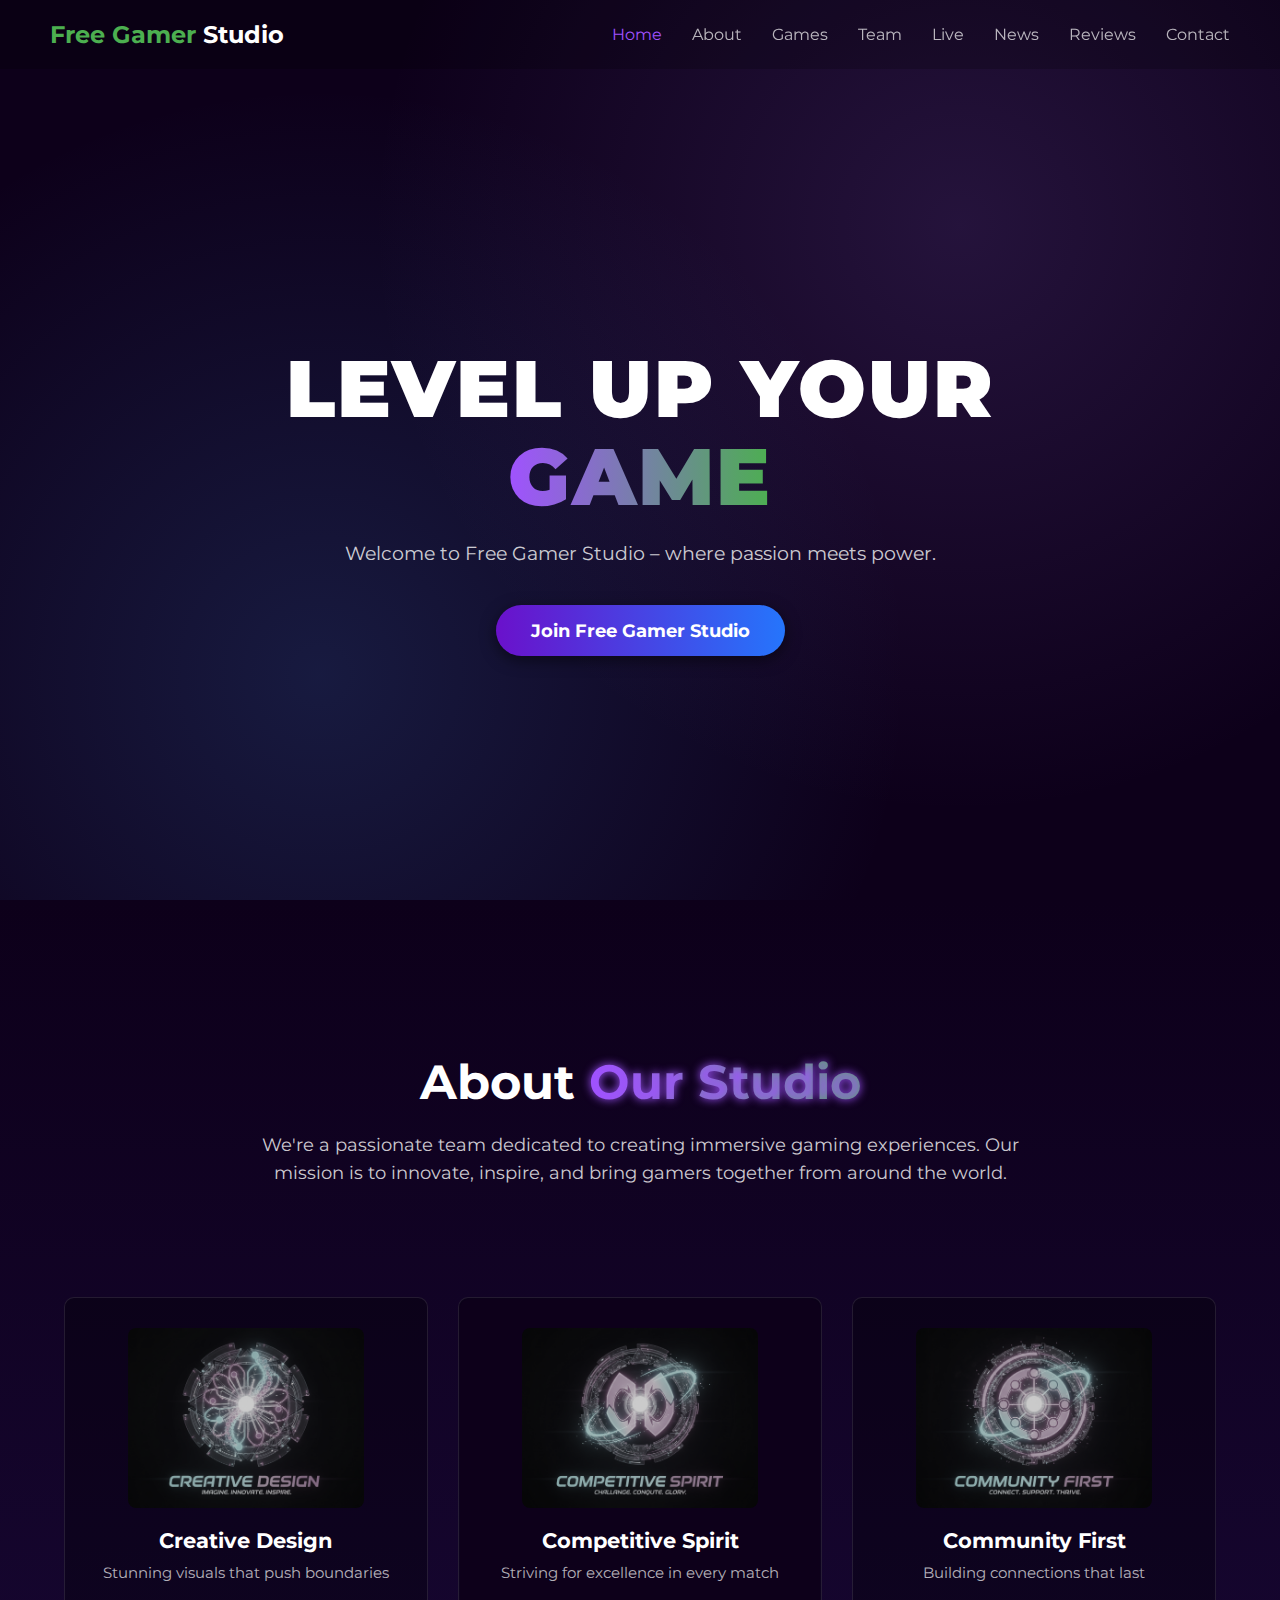
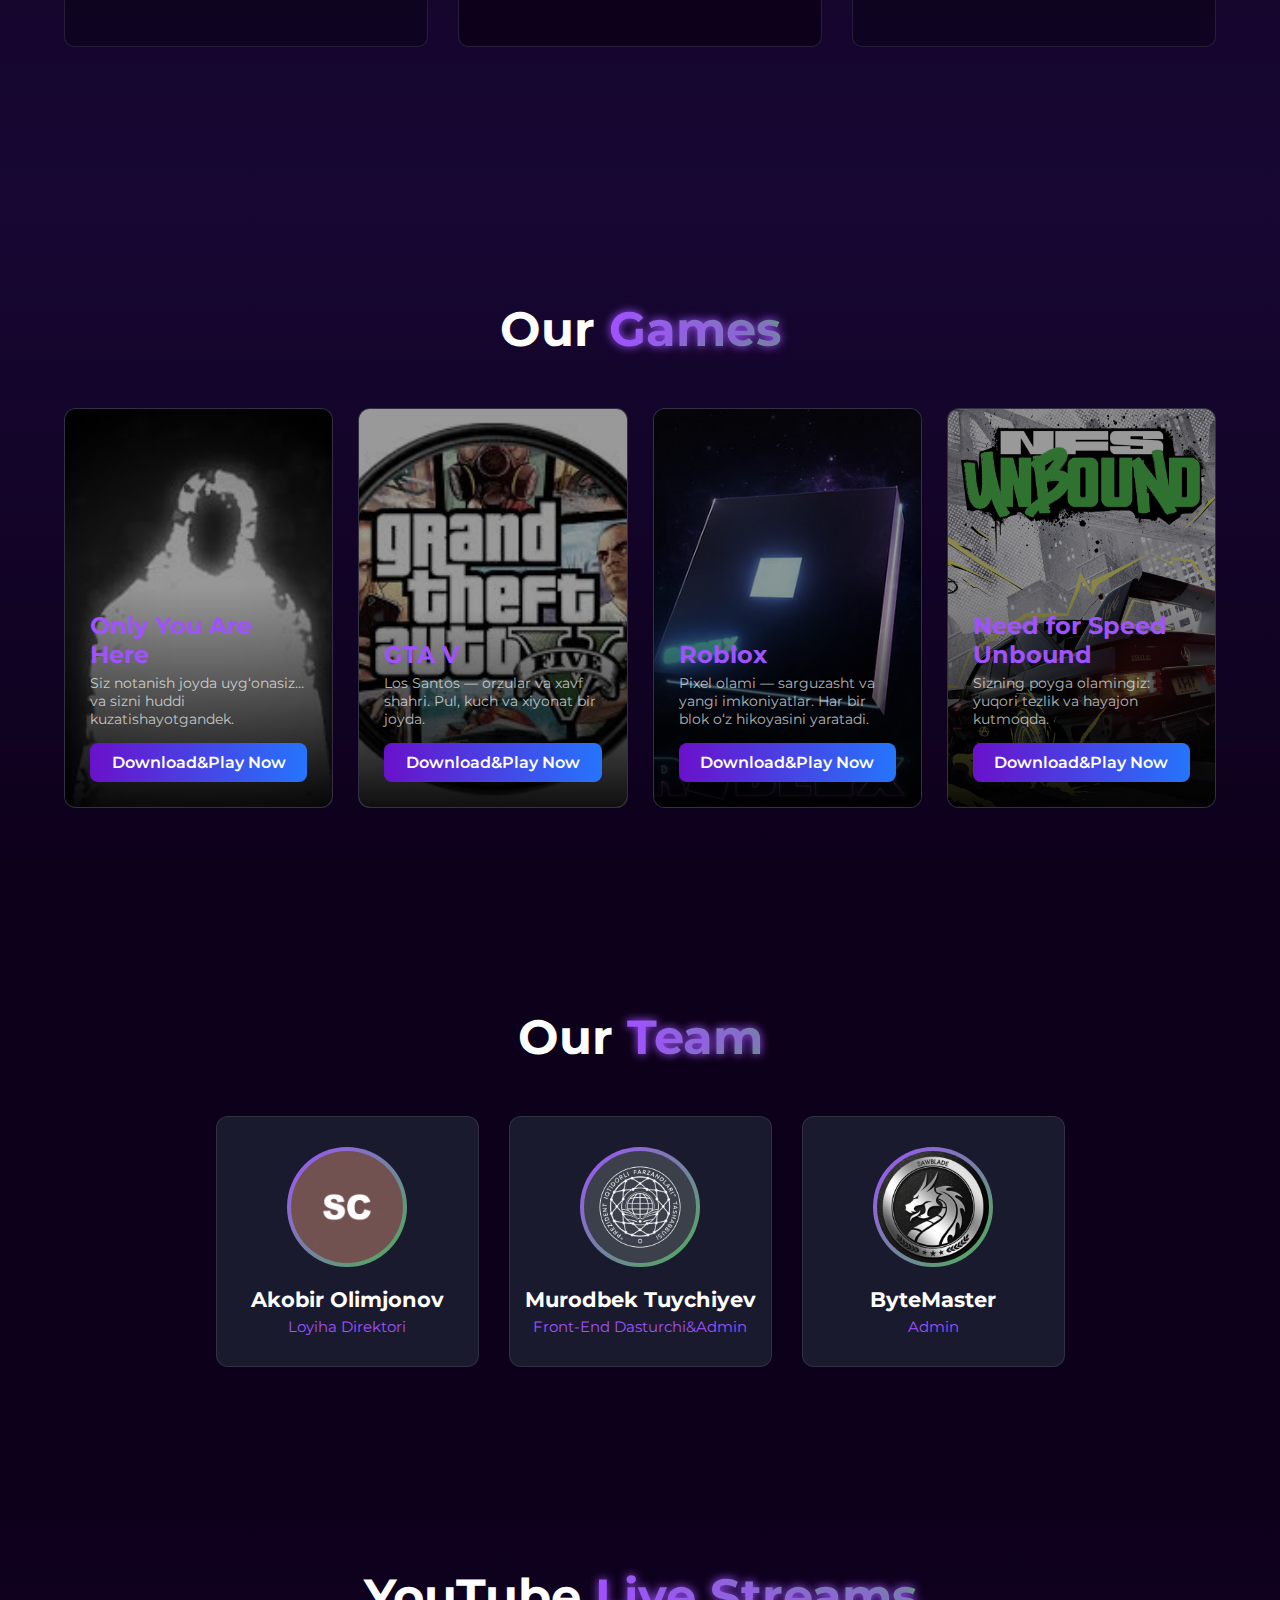
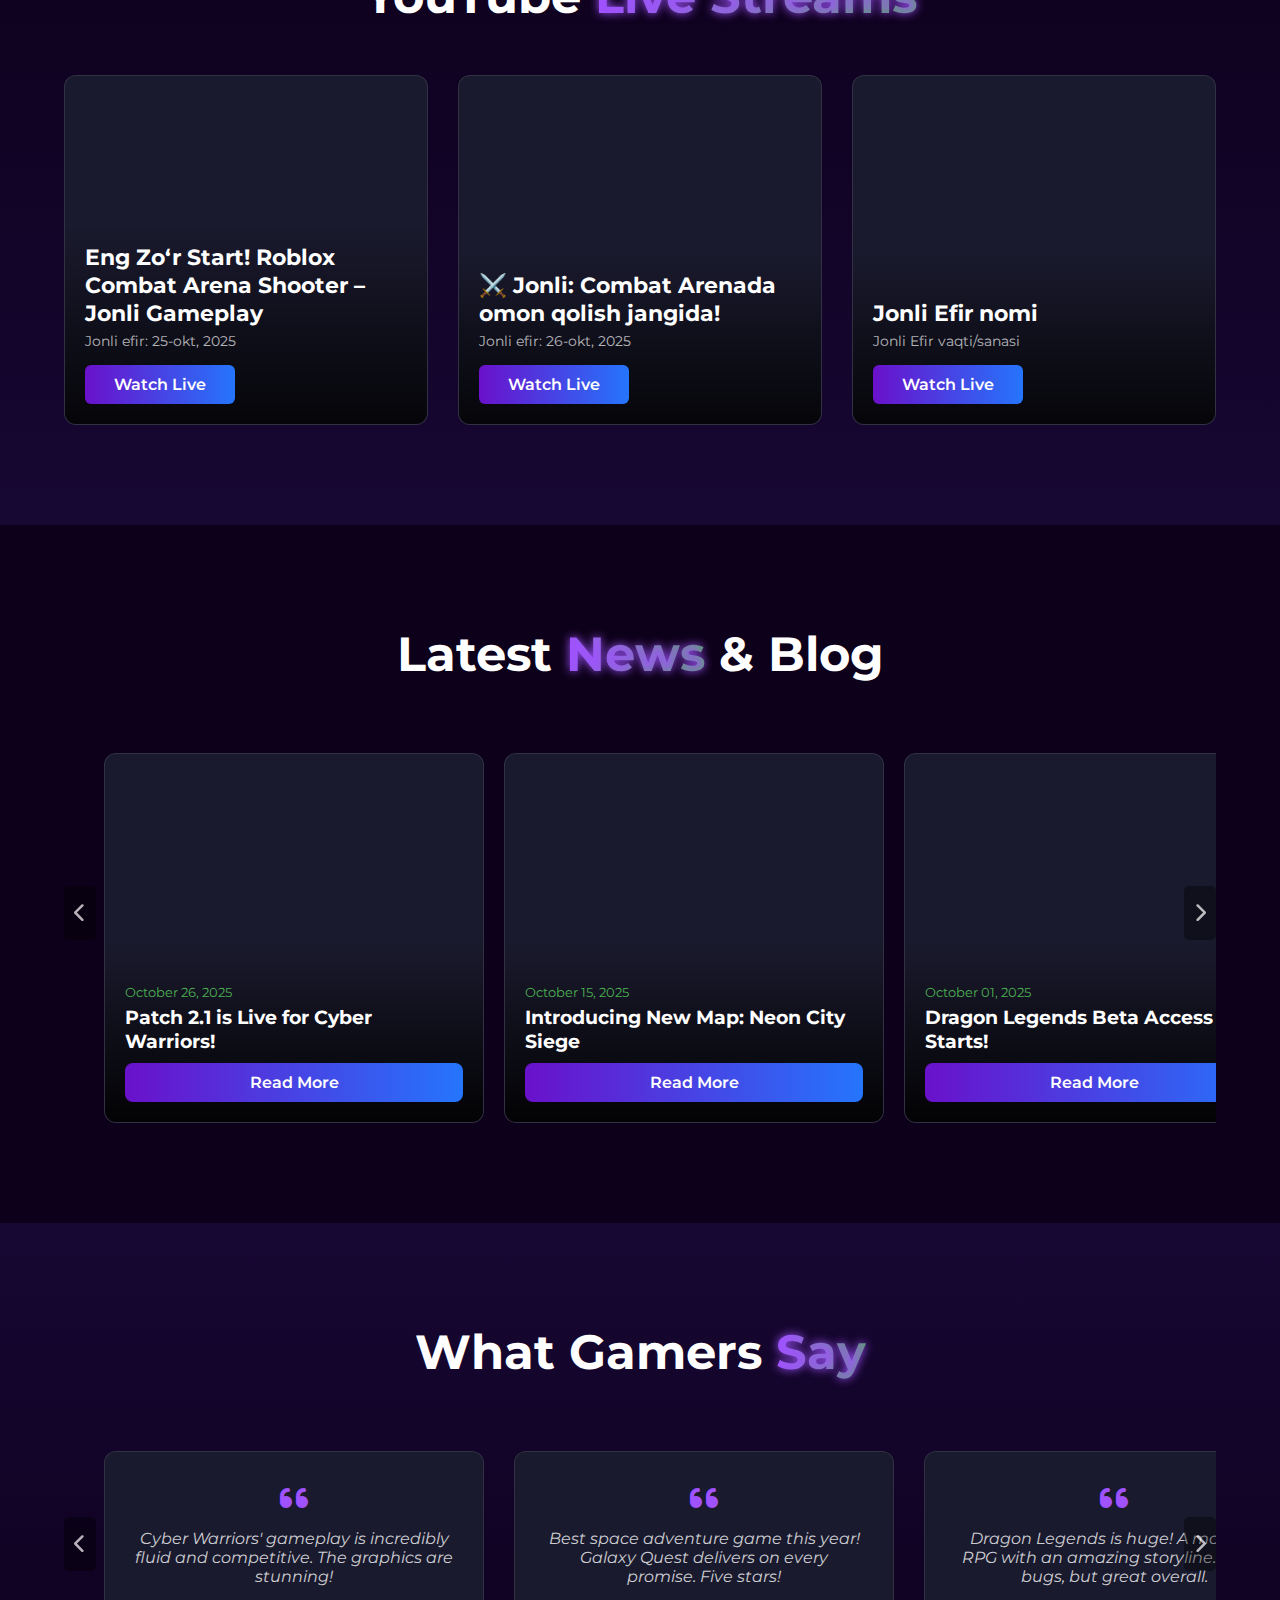
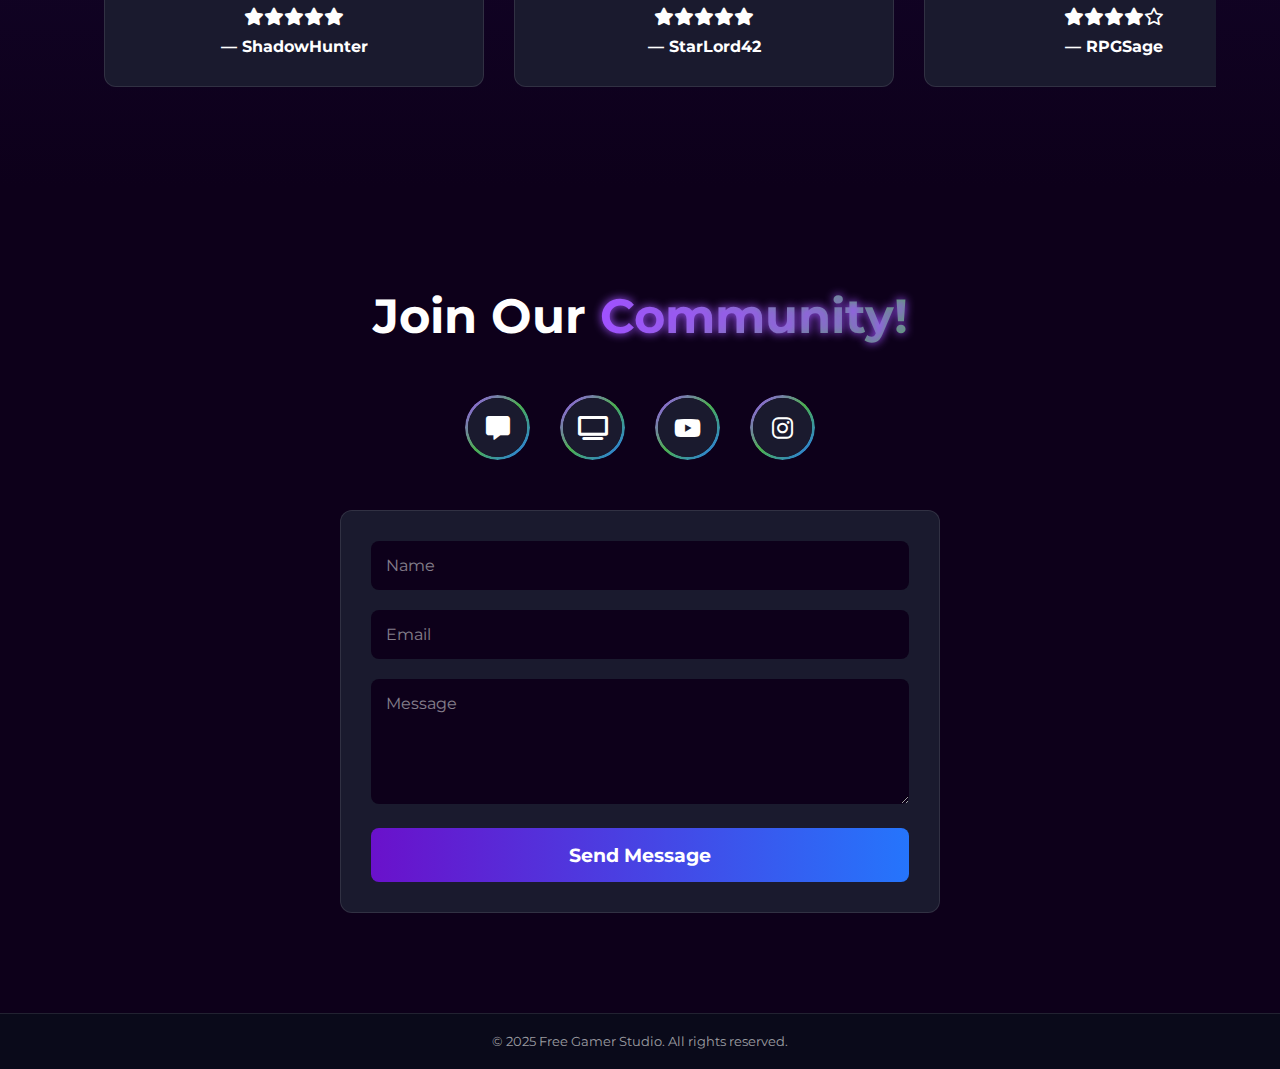
<file: index.html>
<!DOCTYPE html>
<lang="uz">
<head>
    <meta charset="UTF-8">
    <meta name="viewport" content="width=device-width, initial-scale=1.0">
    <title>Free Gamer Studio - Home</title>
    <link rel="stylesheet" href="https://cdnjs.cloudflare.com/ajax/libs/font-awesome/6.0.0-beta3/css/all.min.css">
    <link href="https://fonts.googleapis.com/css2?family=Montserrat:wght@700;900&display=swap" rel="stylesheet">
    <link rel="stylesheet" href="./css/indexstyle.css">
</head>

    <header class="navbar">
        <div class="logo">Free Gamer <span class="studio-text">Studio</span></div>
        <nav>
            <ul>
                <li><a href="#home" class="active">Home</a></li> 
            
                <li><a href="#about">About</a></li>
            
                <li><a href="#games">Games</a></li>
            
                <li><a href="#team">Team</a></li>

                <li><a href="#live">Live</a></li>
            
                <li><a href="#news">News</a></li>
            
                <li><a href="#reviews">Reviews</a></li>
            
                <li><a href="#contact">Contact</a></li>
            </ul>
        </nav>
    </header>

    <section class="hero-section" id="home">
        <div class="hero-content">
            <h1 class="hero-title">
                Level Up Your <span class="gradient-text">Game</span>
            </h1>
            <p class="hero-subtitle">
                Welcome to Free Gamer Studio – where passion meets power.
            </p>
            <a href="./login.html" class="btn-primary">Join Free Gamer Studio</a>
        </div>
    </section>
    
   <section class="about-section" id="about">
    <div class="container">
        <h2 class="main-title">About <span class="highlight">Our Studio</span></h2> 
        
        <p class="description">
            We're a passionate team dedicated to creating immersive gaming experiences. Our mission is
            to innovate, inspire, and bring gamers together from around the world.
        </p>

        <div class="features-grid">
            
            <div class="feature-card">
                <img src="./images/creative_design.png" alt="Creative Design" class="feature-image">
                <h3>Creative Design</h3>
                <p>Stunning visuals that push boundaries</p>
            </div>
            
            <div class="feature-card highlighted-card"> 
                <img src="./images/competitive_spirit.png" alt="Competitive Spirit" class="feature-image"> 
                <h3>Competitive Spirit</h3>
                <p>Striving for excellence in every match</p>
            </div>

            <div class="feature-card">
                <img src="./images/community_first.png" alt="Community First" class="feature-image">
                <h3>Community First</h3>
                <p>Building connections that last</p>
            </div>

        </div>
    </div>
</section>

   <section class="games-section" id="games">
    <div class="container">
        <h2 class="main-title games-title">Our <span class="highlight">Games</span></h2>
        
        <div class="games-grid">
            
            <div class="game-card">
                <img src="./images/only_you_are_here.jpg" alt="Only You Are Here Game Screenshot" class="game-image">
                <div class="card-content">
                    <h3>Only You Are Here</h3>
                    <p>Siz notanish joyda uyg‘onasiz… va sizni huddi kuzatishayotgandek.</p>
                    <a href="#" class="btn-card">Download&Play Now</a>
                </div>
            </div>
            
            <div class="game-card">
                <img src="./images/gta_v.jpg" alt="Grand Theft Auto V Game Screenshot" class="game-image">
                <div class="card-content">
                    <h3>GTA V</h3>
                    <p>Los Santos — orzular va xavf shahri. Pul, kuch va xiyonat bir joyda.</p>
                    <a href="#" class="btn-card">Download&Play Now</a>
                </div>
            </div>

            <div class="game-card">
                <img src="./images/roblox.jpg" alt="Roblox Game Screenshot" class="game-image">
                <div class="card-content">
                    <h3>Roblox</h3>
                    <p>Pixel olami — sarguzasht va yangi imkoniyatlar. Har bir blok o‘z hikoyasini yaratadi.</p>
                    <a href="#" class="btn-card">Download&Play Now</a>
                </div>
            </div>

            <div class="game-card">
                <img src="./images/need_for_speed_unbound.jpg" alt="Street Racers Game Screenshot" class="game-image">
                <div class="card-content">
                    <h3>Need for Speed Unbound</h3>
                    <p>Sizning poyga olamingiz: yuqori tezlik va hayajon kutmoqda.</p>
                    <a href="#" class="btn-card">Download&Play Now</a>
                </div>
            </div>

        </div>
    </div>
</section>

    <section class="team-section" id="team">
    <div class="container">
        <h2 class="main-title team-title">Our <span class="highlight">Team</span></h2>
        
        <div class="team-grid">
            <div class="team-member">
                <div class="member-avatar">
                    <img src="./images/akobir_avatar.png" alt="NeonQueen Avatar" class="avatar-emoji"> 
                </div>
                <h3 class="member-name">Akobir Olimjonov</h3>
                <p class="member-role">Loyiha Direktori</p>
            </div>

            <div class="team-member">
                <div class="member-avatar">
                    <img src="./images/murodbek_avatar.jpg" alt="ShadowStrike Avatar" class="avatar-emoji"> 
                </div>
                <h3 class="member-name">Murodbek Tuychiyev</h3>
                <p class="member-role">Front-End Dasturchi&Admin</p>
            </div>
            
            <div class="team-member">
                <div class="member-avatar">
                    <img src="./images/sawbladebanavatar.jpg" alt="ByteMaster Avatar" class="avatar-emoji"> 
                </div>
                <h3 class="member-name">ByteMaster</h3>
                <p class="member-role">Admin</p>
            </div>

        </div>
    </div>
</section>

    <section class="events-section" id="live"> <div class="container">
            <h2 class="main-title events-title">YouTube <span class="highlight">Live Streams</span></h2>
            
            <div class="event-grid">
                <div class="event-card">
                    <div class="card-content">
                        <h3>Eng Zo‘r Start! Roblox Combat Arena Shooter – Jonli Gameplay</h3>
                        <p> Jonli efir: 25-okt, 2025</p>
                        <a href="https://www.youtube.com/watch?v=68uZy54Bj90" class="btn-event">Watch Live</a>
                    </div>
                </div>

                <div class="event-card">
                    <div class="card-content">
                        <h3>⚔️ Jonli: Combat Arenada omon qolish jangida!</h3>
                        <p> Jonli efir: 26-okt, 2025</p>
                        <a href="https://www.youtube.com/watch?v=UIgy1fk4umU" class="btn-event">Watch Live</a>
                    </div>
                </div>
                
                <div class="event-card">
                    <div class="card-content">
                        <h3>Jonli Efir nomi</h3>
                        <p>Jonli Efir vaqti/sanasi</p>
                        <a href="#" class="btn-event">Watch Live</a>
                    </div>
                </div>

            </div>
        </div>
    </section>

    <section class="news-section" id="news">
        <div class="container">
            <h2 class="main-title">Latest <span class="highlight">News</span> & Blog</h2>
            
            <div class="news-carousel-container">
                <div class="news-grid carousel-track">
                    
                    <div class="news-post-card carousel-item">
                        <div class="news-content">
                            <span class="news-date">October 26, 2025</span>
                            <h4>Patch 2.1 is Live for Cyber Warriors!</h4>
                            <a href="#" class="btn-card">Read More</a>
                        </div>
                    </div>
                    
                    <div class="news-post-card carousel-item">
                        <div class="news-content">
                            <span class="news-date">October 15, 2025</span>
                            <h4>Introducing New Map: Neon City Siege</h4>
                            <a href="#" class="btn-card">Read More</a>
                        </div>
                    </div>

                    <div class="news-post-card carousel-item">
                        <div class="news-content">
                            <span class="news-date">October 01, 2025</span>
                            <h4>Dragon Legends Beta Access Starts!</h4>
                            <a href="#" class="btn-card">Read More</a>
                        </div>
                    </div>

                    <div class="news-post-card carousel-item">
                        <div class="news-content">
                            <span class="news-date">September 25, 2025</span>
                            <h4>Dev Update: Roadmap for Galaxy Quest</h4>
                            <a href="#" class="btn-card">Read More</a>
                        </div>
                    </div>
                    
                </div>
                <button class="carousel-btn prev-btn"><i class="fas fa-chevron-left"></i></button>
                <button class="carousel-btn next-btn"><i class="fas fa-chevron-right"></i></button>
            </div>
        </div>
    </section>

    <section class="testimonials-section" id="reviews">
        <div class="container">
            <h2 class="main-title">What Gamers <span class="highlight">Say</span></h2>
            
            <div class="testimonial-carousel-container">
                <div class="testimonial-grid carousel-track">
                    
                    <div class="review-card carousel-item">
                        <i class="fas fa-quote-left quote-icon"></i>
                        <p class="review-text">Cyber Warriors' gameplay is incredibly fluid and competitive. The graphics are stunning!</p>
                        <div class="rating">
                            <i class="fas fa-star"></i><i class="fas fa-star"></i><i class="fas fa-star"></i><i class="fas fa-star"></i><i class="fas fa-star"></i>
                        </div>
                        <h4>— ShadowHunter</h4>
                    </div>
                    
                    <div class="review-card carousel-item">
                        <i class="fas fa-quote-left quote-icon"></i>
                        <p class="review-text">Best space adventure game this year! Galaxy Quest delivers on every promise. Five stars!</p>
                        <div class="rating">
                            <i class="fas fa-star"></i><i class="fas fa-star"></i><i class="fas fa-star"></i><i class="fas fa-star"></i><i class="fas fa-star"></i>
                        </div>
                        <h4>— StarLord42</h4>
                    </div>

                    <div class="review-card carousel-item">
                        <i class="fas fa-quote-left quote-icon"></i>
                        <p class="review-text">Dragon Legends is huge! A massive RPG with an amazing storyline. Minor bugs, but great overall.</p>
                        <div class="rating">
                            <i class="fas fa-star"></i><i class="fas fa-star"></i><i class="fas fa-star"></i><i class="fas fa-star"></i><i class="far fa-star"></i>
                        </div>
                        <h4>— RPGSage</h4>
                    </div>

                    <div class="review-card carousel-item">
                        <i class="fas fa-quote-left quote-icon"></i>
                        <p class="review-text">The support team is incredible. They are very active in the community and listen to feedback.</p>
                        <div class="rating">
                            <i class="fas fa-star"></i><i class="fas fa-star"></i><i class="fas fa-star"></i><i class="fas fa-star"></i><i class="fas fa-star"></i>
                        </div>
                        <h4>— CommunityKing</h4>
                    </div>

                    <div class="review-card carousel-item">
                        <i class="fas fa-quote-left quote-icon"></i>
                        <p class="review-text">I love the competitive spirit of this studio. Street Racers is a rush!</p>
                        <div class="rating">
                            <i class="fas fa-star"></i><i class="fas fa-star"></i><i class="fas fa-star"></i><i class="fas fa-star"></i><i class="fas fa-star"></i>
                        </div>
                        <h4>— NeonRacer</h4>
                    </div>

                    <div class="review-card carousel-item">
                        <i class="fas fa-quote-left quote-icon"></i>
                        <p class="review-text">Great visuals and design work. Truly next-gen graphics. Waiting for more content.</p>
                        <div class="rating">
                            <i class="fas fa-star"></i><i class="fas fa-star"></i><i class="fas fa-star"></i><i class="fas fa-star"></i><i class="far fa-star"></i>
                        </div>
                        <h4>— PixelArtist</h4>
                    </div>
                    
                    <div class="review-card carousel-item">
                        <i class="fas fa-quote-left quote-icon"></i>
                        <p class="review-text">I've been following FGS for a year. Their dedication to quality is unmatched. Solid team!</p>
                        <div class="rating">
                            <i class="fas fa-star"></i><i class="fas fa-star"></i><i class="fas fa-star"></i><i class="fas fa-star"></i><i class="fas fa-star"></i>
                        </div>
                        <h4>— LoyalFan</h4>
                    </div>

                    <div class="review-card carousel-item">
                        <i class="fas fa-quote-left quote-icon"></i>
                        <p class="review-text">Every game they release feels polished and fun. Definitely my favorite indie studio right now.</p>
                        <div class="rating">
                            <i class="fas fa-star"></i><i class="fas fa-star"></i><i class="fas fa-star"></i><i class="fas fa-star"></i><i class="fas fa-star"></i>
                        </div>
                        <h4>— ProGamerGirl</h4>
                    </div>

                </div>
                <button class="carousel-btn prev-btn"><i class="fas fa-chevron-left"></i></button>
                <button class="carousel-btn next-btn"><i class="fas fa-chevron-right"></i></button>
            </div>
        </div>
    </section>

    <section class="community-section" id="contact">
        <div class="container">
            <h2 class="main-title community-title">Join Our <span class="highlight">Community!</span></h2>
            
            <div class="social-icons">
                <a href="#" class="social-icon"><i class="fas fa-comment-alt"></i></a> <a href="#" class="social-icon"><i class="fas fa-tv"></i></a>         <a href="#" class="social-icon"><i class="fab fa-youtube"></i></a>    <a href="#" class="social-icon"><i class="fab fa-instagram"></i></a>  </div>

            <form class="contact-form">
                <div class="form-group">
                    <input type="text" id="name" name="name" placeholder="Name" required>
                </div>
                <div class="form-group">
                    <input type="email" id="email" name="email" placeholder="Email" required>
                </div>
                <div class="form-group">
                    <textarea id="message" name="message" rows="5" placeholder="Message" required></textarea>
                </div>
                
                <button type="submit" class="btn-submit">Send Message</button>
            </form>
        </div>
    </section>
    
    <footer class="footer">
        <p>&copy; 2025 Free Gamer Studio. All rights reserved.</p>
    </footer>
    
    <script src="./js/indexcarousel.js"></script>
</body>
</html>
</file>
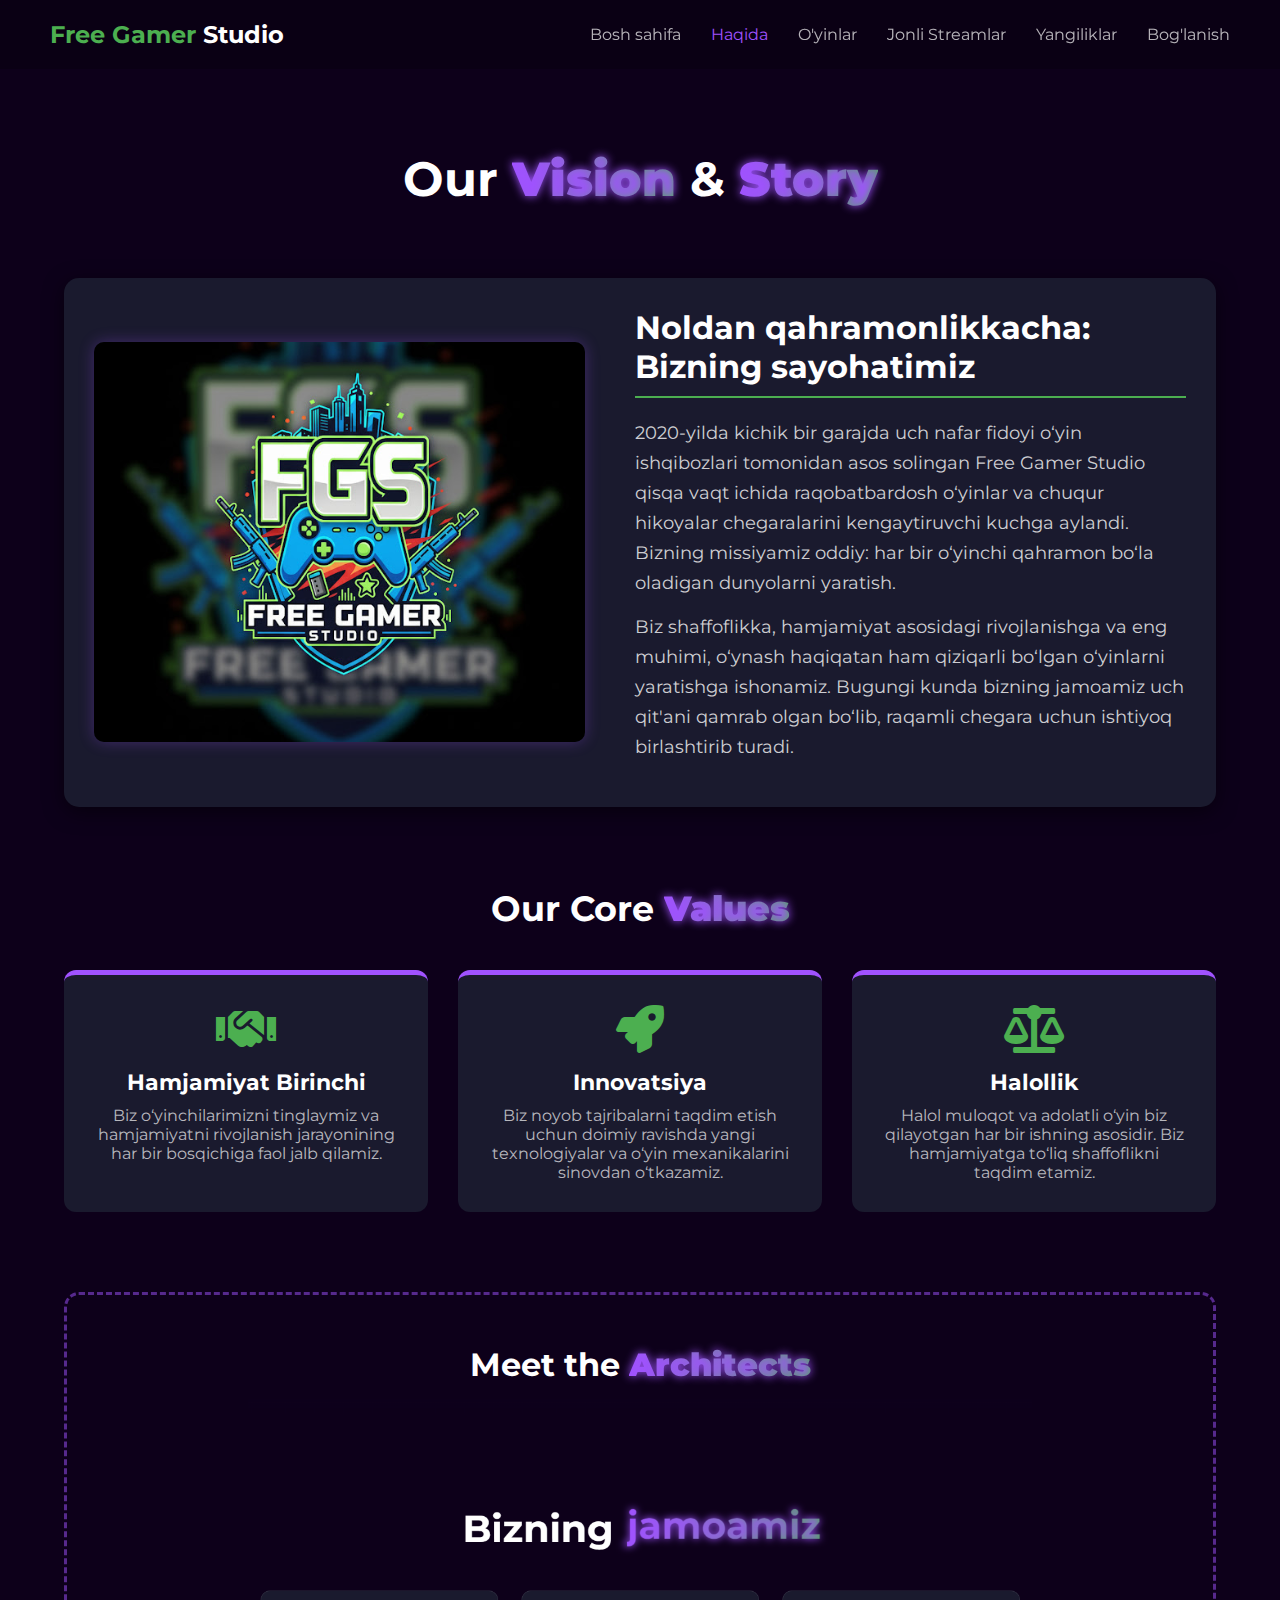
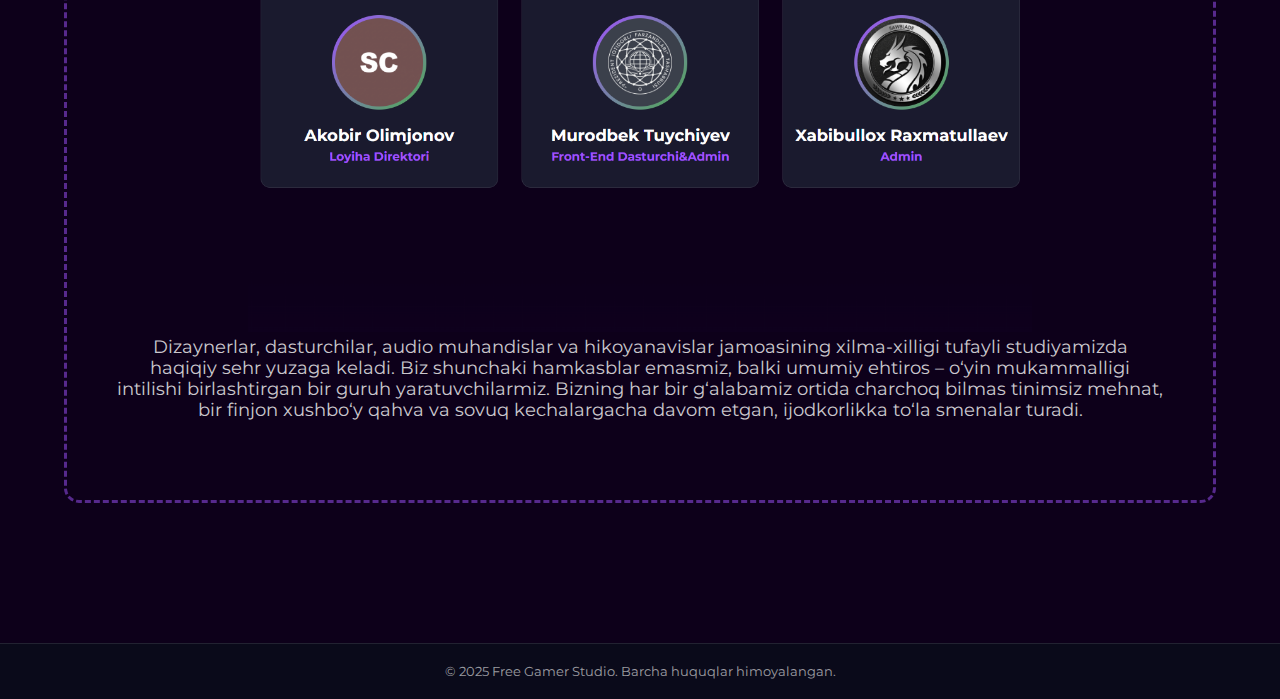
<file: about.html>
<!DOCTYPE html>
<html lang="uz">
<head>
    <meta charset="UTF-8">
    <meta name="viewport" content="width=device-width, initial-scale=1.0">

    <!-- SEO Meta tavsiflari-->
    <meta name="description" content="Free Gamer Studio — o‘yinlar, texnologiyalar va ijodkorlikni birlashtiruvchi jamoa. Biz sizga eng qiziqarli o‘yin yangiliklari, testlar va strategiyalarni taqdim etamiz.">
    <meta name="keywords" content="Free Gamer Studio, biz haqimizda, gaming jamoa, o‘yin ishlab chiqish, gamer, o‘yinchilar, o‘zbek gaming">
    <meta name="author" content="Free Gamer Studio jamoasi">

    <title>Free Gamer Studio - About Us</title>

    <!-- Favicon settings -->
    <link rel="icon" type="image/png" href="./images/favicon.png/" sizes="96x96" />
    <link rel="icon" type="image/svg+xml" href="./images/favicon.svg" />
    <link rel="shortcut icon" href="./images/favicon.ico" />
    <link rel="apple-touch-icon" sizes="180x180" href="./images/apple-touch-icon.png" />
    <meta name="apple-mobile-web-app-title" content="FG Studio" />
    <link rel="manifest" href="./images/site.webmanifest" />

    <link rel="stylesheet" href="./css/indexstyle.css"> 
    <link rel="stylesheet" href="./css/about.css">
    <link href="https://fonts.googleapis.com/css2?family=Montserrat:wght@400;700;900&display=swap" rel="stylesheet">
    <link rel="stylesheet" href="https://cdnjs.cloudflare.com/ajax/libs/font-awesome/5.15.4/css/all.min.css">

    <!-- ✅ Google Tag Manager -->
    <script>
        (function(w,d,s,l,i){w[l]=w[l]||[];w[l].push({'gtm.start':
        new Date().getTime(),event:'gtm.js'});var f=d.getElementsByTagName(s)[0],
        j=d.createElement(s),dl=l!='dataLayer'?'&l='+l:'';j.async=true;j.src=
        'https://www.googletagmanager.com/gtm.js?id='+i+dl;f.parentNode.insertBefore(j,f);
        })(window,document,'script','dataLayer','GTM-WTQVF8QK');
    </script>
    <!-- ✅ End Google Tag Manager -->

    <!-- ✅ Google Analytics -->
    <script async src="https://www.googletagmanager.com/gtag/js?id=G-FLPK84GS1Q"></script>
    <script>
        window.dataLayer = window.dataLayer || [];
        function gtag(){dataLayer.push(arguments);}
        gtag('js', new Date());
        gtag('config', 'G-FLPK84GS1Q');
    </script>
</head>
<body>
    <!-- ✅ Google Tag Manager (noscript) -->
    <noscript>
        <iframe src="https://www.googletagmanager.com/ns.html?id=GTM-WTQVF8QK"
        height="0" width="0" style="display:none;visibility:hidden"></iframe>
    </noscript>
    <!-- ✅ End Google Tag Manager (noscript) -->

    <header class="navbar">
        <div class="logo">Free Gamer <span class="studio-text">Studio</span></div>
        <nav>
            <ul>
                <li><a href="./index.html">Bosh sahifa</a></li> 
            
                <li><a href="./about.html" class="active">Haqida</a></li>
            
                <li><a href="./games.html">O'yinlar</a></li>

                <li><a href="./live.html">Jonli Streamlar</a></li>
            
                <li><a href="./blogs.html">Yangiliklar</a></li>

                <li><a href="./contact.html">Bog'lanish</a></li>
                        
            </ul>
        </nav>
    </header>

    <section class="about-page-section">
        <div class="container">
            <h1 class="main-title about-page-title">Our <span class="highlight">Vision</span> & <span class="highlight">Story</span></h1>

            <div class="about-intro-block">
                <div class="intro-image" style="background-image: url('./images/FreeGamerStudioLogo.jpg');"></div>
                <div class="intro-text">
                    <h2>Noldan qahramonlikkacha: Bizning sayohatimiz</h2>
                    <p>2020-yilda kichik bir garajda uch nafar fidoyi o‘yin ishqibozlari tomonidan asos solingan Free Gamer Studio qisqa vaqt ichida raqobatbardosh o‘yinlar va chuqur hikoyalar chegaralarini kengaytiruvchi kuchga aylandi. Bizning missiyamiz oddiy: har bir o‘yinchi qahramon bo‘la oladigan dunyolarni yaratish.</p>
                    <p>Biz shaffoflikka, hamjamiyat asosidagi rivojlanishga va eng muhimi, o‘ynash haqiqatan ham qiziqarli bo‘lgan o‘yinlarni yaratishga ishonamiz. Bugungi kunda bizning jamoamiz uch qit'ani qamrab olgan bo‘lib, raqamli chegara uchun ishtiyoq birlashtirib turadi.</p>
                </div>
            </div>
            
            <div class="core-values-block">
                <h2>Our Core <span class="highlight">Values</span></h2>
                <div class="values-grid">
                    <div class="value-card">
                        <i class="fas fa-handshake icon-value"></i>
                        <h3>Hamjamiyat Birinchi</h3>
                        <p>Biz o‘yinchilarimizni tinglaymiz va hamjamiyatni rivojlanish jarayonining har bir bosqichiga faol jalb qilamiz.</p>
                    </div>
                    <div class="value-card">
                        <i class="fas fa-rocket icon-value"></i>
                        <h3>Innovatsiya</h3>
                        <p>Biz noyob tajribalarni taqdim etish uchun doimiy ravishda yangi texnologiyalar va o‘yin mexanikalarini sinovdan o‘tkazamiz.</p>
                    </div>
                    <div class="value-card">
                        <i class="fas fa-balance-scale icon-value"></i>
                        <h3>Halollik</h3>
                        <p>Halol muloqot va adolatli o‘yin biz qilayotgan har bir ishning asosidir. Biz hamjamiyatga to‘liq shaffoflikni taqdim etamiz.</p>
                    </div>
                </div>
            </div>

            <div class="team-pitch-block">
                <h2 class="team-pitch-title">Meet the <span class="highlight">Architects</span></h2>
                <img src="./images/our-team.png" alt="Jamoamiz a'zolari" style="width: 75%; height: 100%;">
                <p>Dizaynerlar, dasturchilar, audio muhandislar va hikoyanavislar jamoasining xilma-xilligi tufayli studiyamizda haqiqiy sehr yuzaga keladi. Biz shunchaki hamkasblar emasmiz, balki umumiy ehtiros – o‘yin mukammalligi intilishi birlashtirgan bir guruh yaratuvchilarmiz. Bizning har bir g‘alabamiz ortida charchoq bilmas tinimsiz mehnat, bir finjon xushbo‘y qahva va sovuq kechalargacha davom etgan, ijodkorlikka to‘la smenalar turadi.</p>
            </div>

        </div>
    </section>

    <a href="#top" id="backToTopBtn" class="back-to-top">
    <i class="fas fa-arrow-up"></i>
    </a>

    <footer class="footer">
        <p>&copy; 2025 Free Gamer Studio. Barcha huquqlar himoyalangan.</p>
    </footer>

    <script src="./js/back-to-top.js"></script>

</body>
</html>
</file>
<file: css/about.css>
/* about.css - Faqat about.html sahifasi uslublari */

/* ==================================== */
/* 1. SAHIFA KONTENTI LAYOUTI */
/* ==================================== */

.about-page-section {
    /* Header ostidan boshlash uchun padding */
    padding-top: 150px; 
    padding-bottom: 100px;
    background-color: #0d001a;
    min-height: 100vh;
}

.about-page-title {
    text-align: center;
    margin-bottom: 70px;
}

.highlight {
    /* Agar highlight uslubi style.css da bo'lmasa, uni bu yerda yaratamiz */
    color: #4CAF50;
    font-weight: 900;
}

/* ==================================== */
/* 2. INTRO & HISTORY BLOCK */
/* ==================================== */

.about-intro-block {
    display: flex;
    gap: 50px;
    align-items: center;
    margin-bottom: 80px;
    padding: 30px;
    background-color: #1a1a2e;
    border-radius: 15px;
    box-shadow: 0 5px 20px rgba(0, 0, 0, 0.5);
}

.intro-image {
    min-width: 45%;
    height: 400px;
    background-size: cover;
    background-position: center;
    border-radius: 10px;
    box-shadow: 0 0 15px rgba(160, 82, 255, 0.3);
}

.intro-text h2 {
    font-size: 2rem;
    margin-bottom: 20px;
    border-bottom: 2px solid #4CAF50;
    padding-bottom: 10px;
}

.intro-text p {
    font-size: 1.1rem;
    line-height: 1.7;
    color: rgba(255, 255, 255, 0.8);
    margin-bottom: 15px;
}

/* ==================================== */
/* 3. CORE VALUES BLOCK */
/* ==================================== */

.core-values-block {
    margin-bottom: 80px;
    text-align: center;
}

.core-values-block h2 {
    font-size: 2.2rem;
    margin-bottom: 40px;
}

.values-grid {
    display: flex;
    justify-content: space-between;
    gap: 30px;
}

.value-card {
    flex: 1;
    background-color: #1a1a2e;
    padding: 30px;
    border-radius: 12px;
    border-top: 5px solid #A052FF;
    transition: background-color 0.3s;
}

.value-card:hover {
    background-color: #251841; /* Bir oz to'qroq hover */
}

.icon-value {
    font-size: 3rem;
    color: #4CAF50; /* Yashil rang */
    margin-bottom: 15px;
}

.value-card h3 {
    font-size: 1.4rem;
    margin-bottom: 10px;
}

.value-card p {
    color: rgba(255, 255, 255, 0.7);
    font-size: 1rem;
}

/* ==================================== */
/* 4. TEAM PITCH BLOCK */
/* ==================================== */

.team-pitch-block {
    text-align: center;
    padding: 50px;
    border: 3px dashed rgba(160, 82, 255, 0.5);
    border-radius: 15px;
    margin-bottom: 40px;
}

.team-pitch-title {
    font-size: 2rem;
    margin-bottom: 15px;
}

.team-pitch-block p {
    font-size: 1.1rem;
    color: rgba(255, 255, 255, 0.8);
    margin-bottom: 30px;
}

/* Tugma (btn-main uslubi style.css da bo'lishi kerak) */


/* ==================================== */
/* 5. RESPONSIVE */
/* ==================================== */

@media (max-width: 900px) {
    .about-intro-block {
        flex-direction: column;
        gap: 30px;
    }
    
    .intro-image {
        width: 100%;
        min-width: 100%;
        height: 300px;
    }

    .values-grid {
        flex-direction: column;
        gap: 20px;
    }
}
</file>
<file: css/indexstyle.css>
/* ==================================== */
/* 1. GLOBAL STYLES & RESET */
/* ==================================== */

* {
    margin: 0;
    padding: 0;
    box-sizing: border-box;
    /* Montserrat shrifti ulanishini tekshiring: <link href="https://fonts.googleapis.com/css2?family=Montserrat:wght@700;900&display=swap" rel="stylesheet"> */
    font-family: 'Montserrat', sans-serif; 
    color: #fff; 
}

/* ASOSIY FON */
body {
    background-color: #0d001a; 
    display: flex; 
    flex-direction: column;
}

/* YAXSHILANISH: SMOOTH SCROLL QO'SHILDI */
html {
    scroll-behavior: smooth;
}

/* CONTAINER (Markazlashtirish uchun) */
.container {
    width: 90%;
    max-width: 1200px;
    margin: 0 auto;
}

/* GRADIENT MATN (Qayta ishlatiladigan uslub) */
.gradient-text,
.highlight {
    background: linear-gradient(90deg, #A052FF, #4CAF50); /* Binafsha-yashil gradient */
    -webkit-background-clip: text;
    -webkit-text-fill-color: transparent;
    background-clip: text;
    color: transparent; 
}

.main-title {
    font-size: 3rem;
    margin-bottom: 20px;
    font-weight: 700;
}

/* ==================================== */
/* 2. NAVIGATSIYA (HEADER) */
/* ==================================== */

.navbar {
    display: flex;
    justify-content: space-between;
    align-items: center;
    padding: 20px 50px; 
    background-color: rgba(0, 0, 0, 0.2); 
    position: absolute; 
    top: 0;
    left: 0;
    width: 100%;
    z-index: 100; 
}

.logo {
    font-size: 1.5rem;
    font-weight: 700;
    color: #4CAF50; 
}

.studio-text {
    color: #fff; 
}

.navbar ul {
    list-style: none;
    display: flex;
}

.navbar ul li {
    margin-left: 30px;
}

.navbar ul li a {
    text-decoration: none;
    font-size: 1rem;
    color: #fff;
    opacity: 0.7;
    transition: opacity 0.3s, color 0.3s;
}

.navbar ul li a:hover,
.navbar ul li a.active { 
    opacity: 1;
    color: #A052FF; 
}

/* ==================================== */
/* 3. HERO SECTION (TO'LIQ EKRAN) */
/* ==================================== */

.hero-section {
    min-height: 100vh; /* UX/TO'LIQ EKRAN */
    display: flex;
    align-items: center;
    justify-content: center;
    text-align: center;
    padding: 100px 20px 0; 
    position: relative;
    overflow: hidden; 
}

.hero-section::before {
    content: ''; position: absolute; top: 0; left: 0; right: 0; bottom: 0;
    background: radial-gradient(circle at 75% 25%, rgba(132, 94, 194, 0.2) 0%, transparent 50%),
                radial-gradient(circle at 25% 75%, rgba(65, 131, 215, 0.2) 0%, transparent 50%),
                #0d001a; 
}

.hero-content {
    z-index: 5; 
    max-width: 900px;
}

.hero-title {
    font-size: 5rem; 
    font-weight: 900; 
    margin-bottom: 20px;
    line-height: 1.1;
    text-transform: uppercase;
    letter-spacing: 2px;
}

.hero-subtitle {
    font-size: 1.2rem;
    margin-bottom: 40px;
    color: rgba(255, 255, 255, 0.8);
}

.btn-primary {
    display: inline-block;
    padding: 15px 35px;
    text-decoration: none;
    font-size: 1.1rem;
    font-weight: 700;
    border-radius: 50px; 
    background: linear-gradient(90deg, #6a11cb 0%, #2575fc 100%);
    border: none;
    transition: transform 0.3s, box-shadow 0.3s;
    box-shadow: 0 4px 15px rgba(0, 0, 0, 0.5);
}

.btn-primary:hover {
    transform: translateY(-3px); 
    box-shadow: 0 8px 20px rgba(75, 117, 252, 0.4); 
}

/* ======================================================= */
/* 0. RANG O'ZGARUVCHILARI (Agar mavjud bo'lmasa, qo'shing) */
/* ======================================================= */
:root {
    --primary-color: #A052FF; /* Neon Binafsha */
    --secondary-color: #4CAF50; /* Neon Yashil */
    --dark-color: #0d001a;
    --mid-dark-color: #170733;
}
/* ======================================================= */


/* ==================================== */
/* 4. ABOUT SECTION (TO'LIQ EKRAN) */
/* ==================================== */

.about-section {
    min-height: 100vh;
    display: flex;
    align-items: center;
    justify-content: center;
    flex-direction: column;
    text-align: center;
    padding: 100px 0; 
    background: linear-gradient(180deg, #0d001a 0%, #170733 100%);
}

.about-section .container {
    max-width: 1200px;
}

.main-title {
    font-size: 3rem;
    margin-bottom: 20px;
    color: white;
}
.highlight {
    color: var(--primary-color);
    text-shadow: 0 0 10px var(--primary-color);
}


.description {
    font-size: 1.1rem;
    max-width: 800px;
    margin: 0 auto 60px auto;
    line-height: 1.6;
    color: rgba(255, 255, 255, 0.8);
}

.features-grid {
    /* Eski uslubni o'zgartirdik */
    display: grid;
    grid-template-columns: repeat(auto-fit, minmax(300px, 1fr));
    gap: 30px; 
    justify-content: center;
    padding-top: 50px;
}


/* FEATURE KARTANING O'ZI */
.feature-card {
    position: relative;
    overflow: hidden;
    padding: 30px; 
    min-height: 350px; /* Rasmga joy qoldirish uchun balandlikni oshirdik */
    text-align: center;
    transition: all 0.5s ease;
    z-index: 1;
    border-radius: 10px;
    
    background-color: rgba(0, 0, 0, 0.3); 
    border: 1px solid rgba(255, 255, 255, 0.1); 
}

/* Rasmning uslubi: Kontent ichida joylashgan rasm */
.feature-image {
    position: static; 
    width: 78%;
    height: 180px; /* Rasm uchun aniq balandlik */
    object-fit: cover; 
    margin: 0 auto 20px auto; 
    display: block;
    
    border-radius: 8px;
    
    /* Dastlabki Holat: Rasmga qora/oq effekt */
    filter: grayscale(80%) brightness(80%); 
    opacity: 1;
    transition: all 0.5s ease-in-out;
    
    z-index: 2; /* Kartaning ichida oddiy element kabi ishlaydi */
}

/* NEON HOVER EFFEKTLARI */
.feature-card:hover {
    z-index: 20; 
    box-shadow: 0 0 25px var(--primary-color);
}

.feature-card:hover .feature-image {
    /* Rasm hover effekti */
    filter: grayscale(0%) brightness(100%); 
    opacity: 1; 
    transform: scale(1.03); /* Kichik zoom effekti */
    box-shadow: 0 0 10px var(--secondary-color);
}


/* --------------------------------------------------- */
/* HIGHLIGHTED CARD (Yorqin Karta) Uslubi - Bug Yechimi */
/* --------------------------------------------------- */

.feature-card .highlighted-card {
    /* Tashqi gradient chegarasi */
    border: none;
    position: relative;
    padding: 1px; 
    background: linear-gradient(135deg, #A052FF, #4CAF50); 
    border-radius: 10px;
    box-shadow: 0 0 15px rgba(160, 82, 255, 0.7); 
    z-index: 1;
}

.highlighted-card::after {
    /* Ichki qora fonni tiklash */
    content: "";
    position: absolute;
    top: 1px;
    left: 1px;
    right: 1px;
    bottom: 1px;
    background-color: var(--dark-color); /* #0d001a */
    border-radius: 9px;
    z-index: 0; /* Rasm va matndan pastda turishi uchun pastga tushiramiz */
}

/* Kontentni oldinga chiqarish (HTML dagi rasm, sarlavha, matn) */
.highlighted-card .feature-image,
.highlighted-card h3,
.highlighted-card p {
    position: relative;
    z-index: 1; /* Gradient chegara ostidagi qora fonga nisbatan yuqori */
}

/* Matn uslubi (o'zgarishsiz) */
.feature-card h3 {
    font-size: 1.3rem;
    margin-bottom: 10px;
}

.feature-card p {
    font-size: 0.95rem;
    color: rgba(255, 255, 255, 0.7);
}

/* ==================================== */
/* 5. GAMES SECTION */
/* ==================================== */

/*====================================*/
/* 5. GAMES SECTION */
/*====================================*/

.games-section {
    padding: 100px 0;
    text-align: center;
    /* Fonga o'zgaruvchi rang (Neon gradient) berilgan */
    background: linear-gradient(180deg, #170733 0%, #0d001a 100%); 
}

.games-title {
    margin-bottom: 50px;
}

.games-grid {
    display: grid;
    /* Gridni 4 ustunga moslash uchun (Berilgan koddan) */
    grid-template-columns: repeat(4, 1fr); 
    gap: 25px;
}

.game-card {
    /* Umumiy karta uslubi */
    background-color: #1a1a2e; 
    border-radius: 12px;
    overflow: hidden; /* RASM ZOOM EFFEKTI CHIQIB KETMASLIGI UCHUN MUHIM */
    position: relative; /* Rasm va kontentni joylash uchun shart */
    height: 400px; 
    text-align: left;
    transition: transform 0.3s, box-shadow 0.3s;
    border: 1px solid rgba(255, 255, 255, 0.1);
}

/* KARTA RASMINING USLUBI (HTML dagi <img class="game-image"> uchun) */
.game-image {
    position: absolute; 
    top: 0;
    left: 0;
    width: 100%;
    height: 100%;
    object-fit: cover; /* Rasmni kartani to'liq qoplashi uchun */
    z-index: 1; /* Kontentdan pastda turishi kerak */
    
    /* Neon effektiga mos kelishi uchun rasmga qoramtir va kulrang tuman beramiz */
    filter: brightness(60%) grayscale(50%); 
    transition: all 0.5s ease;
}

/* KARTANI HOVER QILISH EFFEKTI (Birlashtirilgan) */
.game-card:hover {
    transform: translateY(-5px); /* Karta yuqoriga siljiydi */
    /* Berilgan uslubga Neon rangli soya berilgan */
    box-shadow: 0 10px 20px rgba(160, 82, 255, 0.5); 
}

/* HOVER PAYTIDA RASM EFFEKTI (Yangilangan) */
.game-card:hover .game-image {
    filter: brightness(100%) grayscale(0%); /* Rasm yorqinlashadi va ranglari ochiladi */
    transform: scale(1.08); /* Rasmni 8% kattalashtirish (Zoom effekti) */
}


/* KARTA KONTENTINING USLUBI (Rasm ustida, Berilgan kod) */
.card-content {
    position: absolute;
    bottom: 0;
    left: 0;
    right: 0;
    padding: 25px;
    /* Fon gradienti pastdan yuqoriga qora/shaffoflik bilan berilgan */
    background: linear-gradient(to top, rgba(0, 0, 0, 0.9) 0%, rgba(0, 0, 0, 0) 100%);
    min-height: 50%; /* Kontent pastki 50% ni qoplagani ma'qul */
    display: flex;
    flex-direction: column;
    justify-content: flex-end; /* Kontentni pastga yopishtirish */
    z-index: 2; /* Rasm ustida turishi shart */
}

.game-card h3 {
    font-size: 1.5rem;
    color: var(--primary-color); /* Neon rangda bo'lsa, yanada chiroyli */
    margin-bottom: 5px;
}

.game-card p {
    font-size: 0.9rem;
    color: rgba(255, 255, 255, 0.7);
    margin-bottom: 15px;
}

/* Tugma uslubi */
.btn-card {
    display: inline-block;
    width: 100%;
    padding: 10px 0;
    text-align: center;
    text-decoration: none;
    font-weight: 600;
    border-radius: 8px;
    /* Neon gradient rangi */
    background: linear-gradient(90deg, #6a11cb 0%, #2575fc 100%); 
    transition: transform 0.2s;
    color: white; /* Tugma matni rangi */
}

.btn-card:hover {
    transform: translateY(-2px); /* Tugma bosilgandek biroz ko'tariladi */
    box-shadow: 0 0 10px rgba(37, 117, 252, 0.8);
}

/*====================================*/
/* 6. TEAM SECTION */
/*====================================*/

.team-section {
    padding: 100px 0;
    text-align: center;
    background: #0d001a;
}

.team-title {
    margin-bottom: 50px;
}

.team-grid {
    display: grid;
    /* 🔥 TUZATISH: 4 USTUN o'rniga 3 ta karta uchun 3 ustun belgilandi */
    grid-template-columns: repeat(3, 1fr); 
    gap: 30px;
    
    /* 🔥 TUZATISH: Gridni markazga keltirish */
    width: fit-content; /* Gridning kengligini faqat 3 ta element egallagan joygacha cheklash */
    margin: 0 auto; /* Cheklangan gridni sahifaning markaziga joylash */
}

.team-member {
    background-color: #1a1a2e; 
    border-radius: 12px;
    padding: 30px 15px;
    text-align: center;
    transition: transform 0.3s, box-shadow 0.3s;
    border: 1px solid rgba(255, 255, 255, 0.1);
}

.team-member:hover {
    transform: translateY(-8px); /* Karta yanada ko'proq ko'tariladi */
    box-shadow: 0 10px 25px rgba(160, 82, 255, 0.7); /* Soya kuchayadi */
}

/* AVATAR DOIRASI (Chegara) */
.member-avatar {
    width: 120px;
    height: 120px;
    margin: 0 auto 20px auto;
    border-radius: 50%; 
    /* Avatar atrofidagi gradient chegara */
    background: linear-gradient(135deg, #A052FF 0%, #4CAF50 100%); 
    display: flex;
    align-items: center;
    justify-content: center;
    padding: 4px; /* Chegara qalinligi */
    overflow: hidden;
    transition: all 0.3s ease;
}

/* 🖼️ RASM USLUBI (class="avatar-emoji" uchun) */
.avatar-emoji {
    /* IMG uchun uslublar */
    width: 100%;
    height: 100%;
    border-radius: 50%;
    display: block; /* img uchun to'g'ri holat */
    object-fit: cover; /* Rasmni to'ldirish */
    filter: grayscale(80%); /* Rasm kulrang bo'lsin */
    transition: all 0.5s ease;
}

/* KARTA HOVER EFFEKTI */
.team-member:hover .avatar-emoji {
    filter: grayscale(0%); /* Hoverda rasm rangli bo'ladi */
    transform: scale(1.05); /* Kichik zoom effekti */
}

.member-name {
    font-size: 1.3rem;
    font-weight: 700;
    color: white; /* Rangi oq qilib qo'yildi */
    margin-bottom: 5px;
}

.member-role {
    font-size: 0.95rem;
    /* Role rangini neon qilib belgilaymiz */
    color: #A052FF; 
}

/*====================================*/
/* 7. LIVE STREAMS SECTION (TUZATILGAN) */
/*====================================*/

.events-section {
    padding: 100px 0;
    text-align: center;
    background: linear-gradient(180deg, #0d001a 0%, #170733 100%);
}

.events-title {
    margin-bottom: 50px;
    font-size: 3rem; 
}

.event-grid {
    display: flex; /* 🔥 Grid o'rniga Flexbox */
    justify-content: center; /* Markazga keltirish */
    gap: 30px; 
    flex-wrap: nowrap; /* 🔥 Kartalarning pastga tushmasligini ta'minlaydi */
    
    /* Agar to'liq markazlashish kerak bo'lsa, buni qo'shing: */
    /* max-width: 100%; */ 
    /* margin: 0 auto; */
}

.event-card {
    background-color: #1a1a2e; 
    border-radius: 12px;
    overflow: hidden; 
    position: relative;
    height: 350px; 
    text-align: left;
    transition: transform 0.3s, box-shadow 0.3s;
    border: 1px solid rgba(255, 255, 255, 0.1);
    
    /* 🔥 Kartaning kengligini ta'minlash */
    min-width: 250px; 
    flex-grow: 1; 
}

/* 🖼️ RASM UCHUN USLUB */
.event-image {
    position: absolute; 
    top: 0;
    left: 0;
    width: 100%;
    height: 100%;
    object-fit: cover; 
    z-index: 1;
    filter: brightness(60%) grayscale(40%); 
    transition: all 0.5s ease;
}

.event-card:hover {
    transform: translateY(-5px);
    box-shadow: 0 10px 20px rgba(37, 117, 252, 0.5); 
}

/* HOVERDA RASM EFFEKTI */
.event-card:hover .event-image {
    filter: brightness(100%) grayscale(0%);
    transform: scale(1.05);
}

.event-card .card-content {
    position: absolute;
    bottom: 0;
    left: 0;
    right: 0;
    padding: 20px;
    background: linear-gradient(to top, rgba(0, 0, 0, 0.8) 0%, rgba(0, 0, 0, 0) 100%);
    min-height: 50%;
    display: flex;
    flex-direction: column;
    justify-content: flex-end;
    z-index: 2;
}

.event-card h3 {
    font-size: 1.4rem;
    color: white;
    margin-bottom: 5px;
}

.event-card p {
    font-size: 0.9rem;
    color: rgba(255, 255, 255, 0.7);
    margin-bottom: 15px;
}

.btn-event {
    display: inline-block;
    padding: 10px 20px;
    text-align: center;
    text-decoration: none;
    font-weight: 600;
    border-radius: 6px;
    color: white;
    background: linear-gradient(90deg, #6a11cb 0%, #2575fc 100%); 
    transition: transform 0.2s;
    width: 150px; 
}

.btn-event:hover {
    transform: translateY(-2px);
    box-shadow: 0 0 10px rgba(37, 117, 252, 0.8);
}

/* ==================================== */
/* 8. NEWS / BLOG SECTION (KARUSEL UCHUN) */
/* ==================================== */

.news-section {
    padding: 100px 0;
    text-align: center;
    background: #0d001a;
}

.news-carousel-container {
    position: relative;
    max-width: 1200px;
    margin: 0 auto;
    overflow: hidden; 
    padding: 0 40px; 
}

.news-grid {
    display: flex; 
    gap: 20px;
    padding-top: 50px;
    transition: transform 0.5s ease-in-out; 
}

.news-post-card {
    flex: 0 0 380px; 
    background-color: #1a1a2e; 
    border-radius: 12px;
    overflow: hidden; 
    position: relative;
    height: 370px; 
    text-align: left;
    transition: transform 0.3s, box-shadow 0.3s;
    border: 1px solid rgba(255, 255, 255, 0.1);
}

.news-post-card:hover {
    transform: translateY(-5px);
    box-shadow: 0 10px 20px rgba(75, 117, 252, 0.5); 
}

.news-content {
    position: absolute;
    bottom: 0;
    left: 0;
    right: 0;
    padding: 20px;
    background: linear-gradient(to top, rgba(0, 0, 0, 0.9) 0%, rgba(0, 0, 0, 0) 100%);
    min-height: 50%;
    display: flex;
    flex-direction: column;
    justify-content: flex-end;
}

.news-date {
    font-size: 0.8rem;
    color: #4CAF50;
    margin-bottom: 5px;
}

.news-content h4 {
    font-size: 1.2rem;
    margin-bottom: 10px;
}


/* ==================================== */
/* 9. TESTIMONIALS / REVIEWS SECTION (KARUSEL UCHUN) */
/* ==================================== */

.testimonials-section {
    padding: 100px 0;
    text-align: center;
    background: linear-gradient(180deg, #170733 0%, #0d001a 100%);
}

.testimonial-carousel-container {
    position: relative;
    max-width: 1200px;
    margin: 0 auto;
    overflow: hidden;
    padding: 0 40px; 
}

.testimonial-grid {
    display: flex; 
    gap: 30px;
    padding-top: 50px;
    transition: transform 0.5s ease-in-out;
}

.review-card {
    flex: 0 0 380px; 
    background-color: #1a1a2e; 
    border-radius: 12px;
    padding: 30px;
    text-align: center;
    transition: box-shadow 0.3s;
    border: 1px solid rgba(255, 255, 255, 0.1);
}

.review-card:hover {
    box-shadow: 0 0 15px rgba(160, 82, 255, 0.4); 
}

.quote-icon {
    font-size: 2rem;
    color: #A052FF; 
    margin-bottom: 15px;
}

.review-text {
    font-style: italic;
    margin-bottom: 20px;
    color: rgba(255, 255, 255, 0.8);
}

.rating {
    color: gold; 
    margin-bottom: 10px;
    font-size: 1.1rem;
}

.review-card h4 {
    font-size: 1rem;
    font-weight: 700;
    color: #fff;
}


/* KARUSEL TUGMACHALARI STYLES (News va Testimonials uchun umumiy) */
.carousel-btn {
    position: absolute;
    top: 50%;
    transform: translateY(-50%);
    background-color: rgba(0, 0, 0, 0.5);
    color: #fff;
    border: none;
    padding: 15px 10px;
    cursor: pointer;
    z-index: 10;
    font-size: 1.2rem;
    border-radius: 5px;
    transition: background-color 0.3s, opacity 0.3s;
    opacity: 0.7;
}

.carousel-btn:hover {
    opacity: 1;
    background-color: rgba(0, 0, 0, 0.8);
}

.prev-btn {
    left: 0;
}

.next-btn {
    right: 0;
}


/* ==================================== */
/* 10. COMMUNITY & CONTACT SECTION (YANGILANGAN IKONKALAR) */
/* ==================================== */

.community-section {
    padding: 100px 0;
    text-align: center;
    background: #0d001a;
}

.community-title {
    margin-bottom: 50px;
}

.social-icons {
    margin-bottom: 50px;
    display: flex;
    justify-content: center;
}

.social-icon {
    display: flex;
    align-items: center;
    justify-content: center;
    width: 65px; 
    height: 65px;
    margin: 0 15px;
    font-size: 1.5rem;
    color: #fff;
    text-decoration: none;
    position: relative;
    z-index: 1;
    cursor: pointer;
    transition: transform 0.3s;
}

/* XAMELEON GRADIENT RAMKA (Dumaloq chegara) */
.social-icon::before {
    content: '';
    position: absolute;
    top: 0;
    left: 0;
    right: 0;
    bottom: 0;
    border-radius: 50%; 
    z-index: -1;
    background: linear-gradient(135deg, #A052FF, #4CAF50, #2575FC); 
    padding: 3px; 
    
    -webkit-mask: 
        linear-gradient(#fff 0 0) content-box, 
        linear-gradient(#fff 0 0);
    mask: 
        linear-gradient(#fff 0 0) content-box, 
        linear-gradient(#fff 0 0);
    -webkit-mask-composite: xor;
    mask-composite: exclude;
}

/* ORQA FON (QORA) */
.social-icon::after {
    content: '';
    position: absolute;
    top: 3px; 
    left: 3px;
    right: 3px;
    bottom: 3px;
    border-radius: 50%;
    background-color: #1a1a2e; 
    z-index: -1;
    transition: background-color 0.3s;
}

.social-icon:hover {
    transform: translateY(-5px); 
}

.social-icon:hover::before {
    box-shadow: 0 0 10px rgba(160, 82, 255, 0.9);
}


/* Bog'lanish Shakli (Contact Form) */
.contact-form {
    max-width: 600px;
    margin: 0 auto;
    background-color: #1a1a2e; 
    padding: 30px;
    border-radius: 12px;
    border: 1px solid rgba(255, 255, 255, 0.1);
}

.form-group {
    margin-bottom: 20px;
}

.contact-form input[type="text"],
.contact-form input[type="email"],
.contact-form textarea {
    width: 100%;
    padding: 15px;
    border: none;
    border-radius: 8px;
    background-color: #0d001a; 
    color: #fff;
    font-size: 1rem;
    resize: vertical; 
    transition: box-shadow 0.3s;
}

.contact-form input:focus,
.contact-form textarea:focus {
    outline: none;
    box-shadow: 0 0 0 2px #A052FF; 
}

.contact-form input::placeholder,
.contact-form textarea::placeholder {
    color: rgba(255, 255, 255, 0.5);
}

.btn-submit {
    width: 100%;
    padding: 15px;
    border: none;
    border-radius: 8px;
    font-size: 1.2rem;
    font-weight: 700;
    cursor: pointer;
    background: linear-gradient(90deg, #6a11cb 0%, #2575fc 100%);
    color: #fff;
    transition: transform 0.3s, box-shadow 0.3s;
}

.btn-submit:hover {
    transform: translateY(-2px);
    box-shadow: 0 5px 15px rgba(75, 117, 252, 0.5);
}

/* ==================================== */
/* 11. FOOTER STYLES */
/* ==================================== */

.footer {
    padding: 20px 0;
    text-align: center;
    background-color: #0a0a1a;
    border-top: 1px solid rgba(255, 255, 255, 0.1);
}

.footer p {
    font-size: 0.8rem;
    color: rgba(255, 255, 255, 0.6);
}

/* ==================================== */
/* BACK TO TOP TUGMASI (RAINBOW NEON) */
/* ==================================== */

/* 1. RANGLAR UCHUN KEYFRAMES (Animatsiya) */
@keyframes rainbow-neon-glow {
    0% { background-position: 0% 50%; }
    50% { background-position: 100% 50%; }
    100% { background-position: 0% 50%; }
}

.back-to-top {
    position: fixed;
    bottom: 20px;
    right: 20px;
    
    color: var(--light-text-color); /* Ikona rangi Oq */
    width: 50px;
    height: 50px;
    line-height: 50px;
    text-align: center;
    border-radius: 50%;
    font-size: 1.5rem;
    cursor: pointer;
    z-index: 9999;
    
    /* ASOSIY: RAINBOW NEON EFFEKTI */
    background: linear-gradient(
        135deg, 
        #FF0000, /* Qizil */
        #FF7F00, /* Zarg'aldoq */
        #FFFF00, /* Sariq */
        #4CAF50, /* Yashil */
        #0000FF, /* Ko'k */
        #A052FF /* Binafsha */
    );
    background-size: 400% 400%; /* Animatsiya uchun to'rt baravar kattalashtirish */
    animation: rainbow-neon-glow 5s ease infinite; /* Tovlanish animatsiyasi */
    box-shadow: 0 0 15px rgba(255, 255, 255, 0.5); /* Umumiy oq soya */
    border: 1px solid var(--light-text-color);
    
    /* Dastlab yashirish va animatsiya */
    opacity: 0;
    visibility: hidden;
    transition: opacity 0.3s, visibility 0.3s, transform 0.3s, box-shadow 0.3s;
}

/* 2. HOVER (BOSHQA YORQIN NEONGA O'TISH) */
.back-to-top:hover {
    transform: scale(1.1);
    /* Animatsiyani to'xtatish */
    animation: none; 
    
    /* YANINGILANDI: Yashil neon rangga o'tish */
    background-color: var(--secondary-color);
    box-shadow: 
        0 0 5px var(--secondary-color), 
        0 0 20px var(--secondary-color);
    border-color: var(--dark-color);
    color: var(--dark-color); /* Ikona rangi To'q bo'ladi */
}

/* Tugma faol bo'lganda ko'rsatish sinfi (JS tomonidan qo'shiladi) */
.back-to-top.show {
    opacity: 1;
    visibility: visible;
}

/* Mobil ekranlar */
@media (max-width: 480px) {
    .back-to-top {
        width: 40px;
        height: 40px;
        line-height: 40px;
        font-size: 1.2rem;
        bottom: 15px;
        right: 15px;
    }
}

/* ==================================== */
/* 12. RESPONSIVE STYLES */
/* ==================================== */

@media (max-width: 1200px) {
    .games-grid, .team-grid { grid-template-columns: repeat(2, 1fr); }
}

@media (max-width: 992px) {
    .event-grid { grid-template-columns: repeat(2, 1fr); }
}

@media (max-width: 900px) {
    /* Navigatsiya */
    .navbar { flex-direction: column; position: static; }
    .navbar nav { margin-top: 15px; }
    .navbar ul { justify-content: center; flex-wrap: wrap; }
    .navbar ul li { margin: 5px 10px; }

    /* Hero va About bo'limlari kontent balandligiga qaytadi */
    .hero-section, 
    .about-section { 
        min-height: auto; 
        padding: 100px 20px;
    }
    
    .features-grid { flex-direction: column; align-items: center; }
    .feature-card { max-width: 90%; margin-bottom: 20px; }
}

@media (max-width: 768px) {
    .hero-title { font-size: 3rem; }
    
    /* Gridlar (Games, Team, Events) */
    .games-grid, .team-grid, .event-grid { grid-template-columns: 1fr; }
    .game-card, .team-member, .event-card { max-width: 350px; margin: 0 auto 20px auto; }
    .btn-event { width: 100%; }
    .contact-form { margin: 0 10px; }

    /* Karusel mobil uslubi */
    .news-post-card,
    .review-card {
        flex: 0 0 90%; 
        margin: 0 5%;
    }
    
    .news-grid,
    .testimonial-grid {
        gap: 0; 
    }

    .carousel-btn {
        padding: 10px 5px;
        opacity: 1;
    }
}

/*=======================================================*/
/* 1. UMUMIY QOIDALAR VA ARALASH HARAKATLAR */
/*=======================================================*/

/* ANİMATSİYA ISHLASHI UCHUN MAJBURIY QOİDALAR */
.gradient-text, .highlight {
    /* Bu qator animatsiya ishlamasligining oldini oladi */
    display: inline-block !important; 
    position: relative;
    
    /* Barcha so'zlar uchun umumiy harakat uslubi */
    animation-timing-function: ease-in-out;
    animation-iteration-count: infinite;
    animation-direction: alternate;
}

/* A) Kichik va Tez siljish (Chapga) */
@keyframes float-small {
    0%, 100% { 
        transform: translate(0px, 0px); /* Boshlang'ich holat */
    }
    50% { 
        transform: translate(-3px, -3px); /* 3px chapga va yuqoriga */
    } 
}

/* B) O'rtacha balandlik va tezlik (O'ngga) */
@keyframes float-medium {
    0%, 100% { 
        transform: translate(0px, 0px);
    }
    50% { 
        transform: translate(4px, -5px); /* 4px o'ngga va yuqoriga */
    } 
}

/* C) Katta va sekin siljish (Chapga) */
@keyframes float-large {
    0%, 100% { 
        transform: translate(0px, 0px);
    }
    50% { 
        transform: translate(-5px, -7px); /* 5px chapga va yuqoriga */
    } 
}

/*=======================================================*/
/* 2. INDIVIDUAL SO'ZLARGA MAXSUS PARAMETR VA KECHIKISH */
/*=======================================================*/

/* 1. "Game" (gradient-text yagona bo'lgani uchun) */
.gradient-text:nth-of-type(1) {
    animation-name: float-large;
    animation-duration: 4.0s; 
    animation-delay: 0.1s; /* Tez boshlanish */
}

/* 2. "Our Studio" (1-highlight) */
.highlight:nth-of-type(1) { 
    animation-name: float-medium;
    animation-duration: 2.2s; /* Tez harakat */
    animation-delay: 0.5s;
}

/* 3. "Games" (2-highlight) */
.highlight:nth-of-type(2) { 
    animation-name: float-small;
    animation-duration: 3.8s; /* Sekinroq harakat */
    animation-delay: 1.0s;
}

/* 4. "Team" (3-highlight) */
.highlight:nth-of-type(3) { 
    animation-name: float-medium;
    animation-duration: 2.5s; 
    animation-delay: 1.5s;
}

/* 5. "Live Streams" (4-highlight) */
.highlight:nth-of-type(4) { 
    animation-name: float-large;
    animation-duration: 4.5s;
    animation-delay: 0.8s;
}

/* 6. "News" (5-highlight) */
.highlight:nth-of-type(5) { 
    animation-name: float-small;
    animation-duration: 2.0s; /* Eng tez harakat */
    animation-delay: 1.2s;
}

/* 7. "Say" (6-highlight) */
.highlight:nth-of-type(6) { 
    animation-name: float-medium;
    animation-duration: 3.3s;
    animation-delay: 1.9s;
}

/* 8. "Community!" (7-highlight) */
.highlight:nth-of-type(7) { 
    animation-name: float-large;
    animation-duration: 4.8s;
    animation-delay: 2.5s; /* Eng kech boshlanish */
}
</file>
